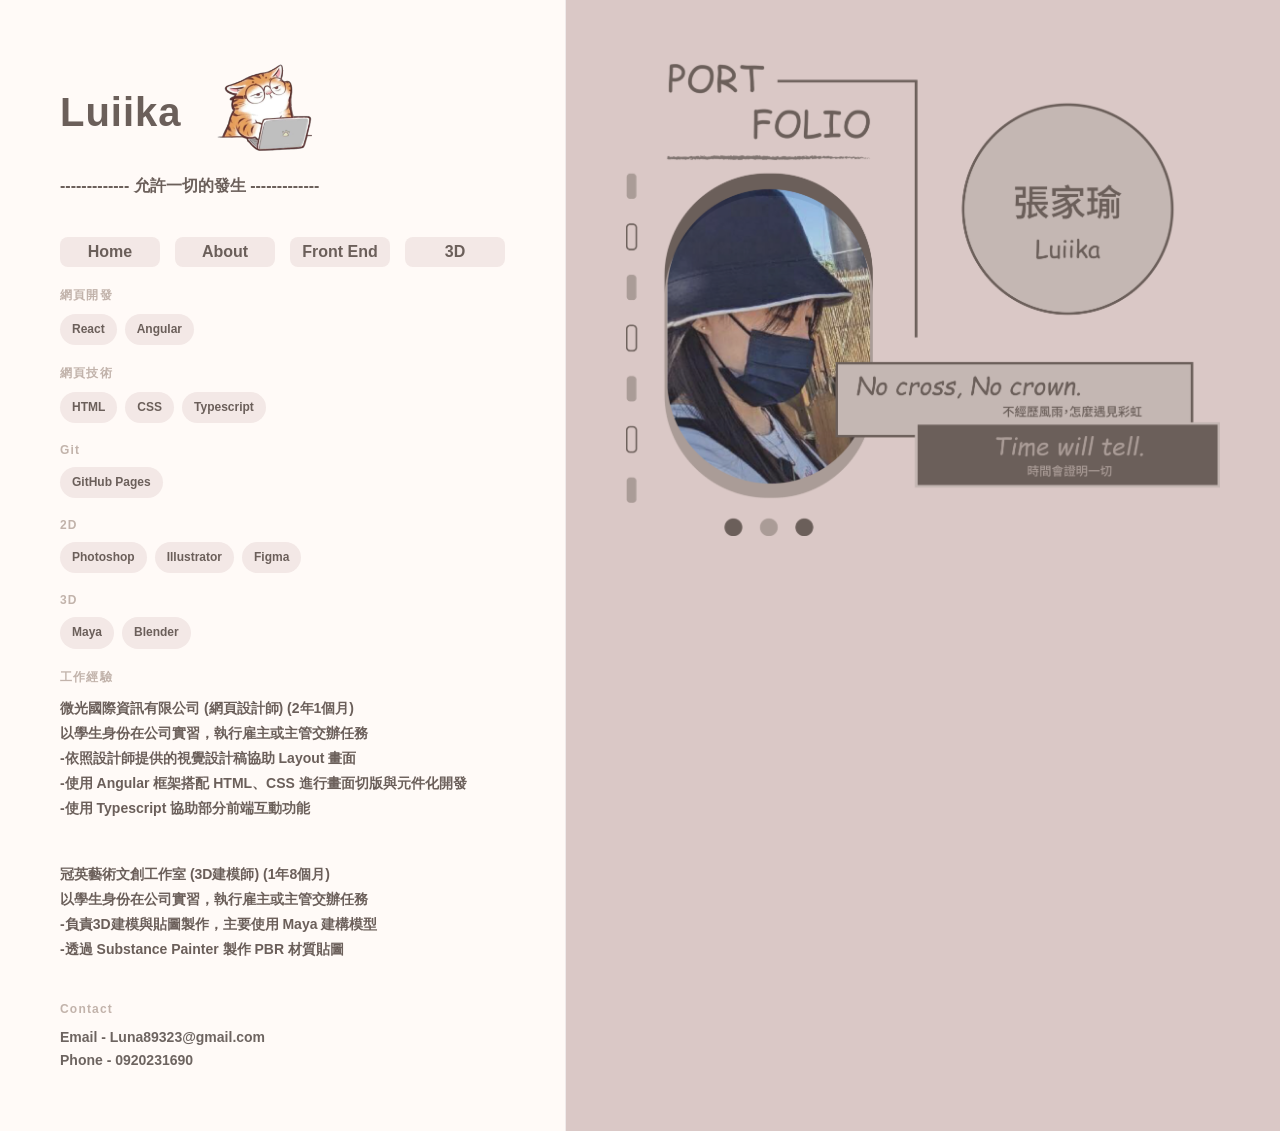
<file: index.html>
<!DOCTYPE html>
<html lang="zh-TW">
    <head>
        <meta charset="UTF-8">
        <title>作品集</title>
        <link rel="stylesheet" href="style.css">
    </head>
    <body>

        <div class="container">
            <!-- 左側 -->
            <aside class="sidebar">

                <div class="name">
                    <h1>Luiika</h1>
                    <img src="images/cat.png">
                </div>
                <p class="motto">------------- 允許一切的發生 -------------</p>

                <!-- 導覽 -->
               <nav>
                    <a href="index.html">Home</a>
                    <a href="about.html">About</a>
                    <a href="projects.html">Front End</a>
                    <a href="projects.html">3D</a>
                </nav>


                <!-- 技能 -->
                <div class="skill-category">
                    <p class="label">網頁開發</p>
                    <div class="skills">
                        <span>React</span>
                        <span>Angular</span>
                    </div>    
                </div>
             
                <div class="skill-category">
                    <p class="label">網頁技術</p>
                    <div class="skills">
                        <span>HTML</span>
                        <span>CSS</span>
                        <span>Typescript</span>  
                    </div>                      
                </div>

                <div class="skill-category">
                    <p class="label">Git</p>
                    <div class="skills">
                        <span>GitHub Pages</span>  
                    </div>                       
                </div>

                <div class="skill-category">
                    <p class="label">2D</p>
                    <div class="skills">
                        <span>Photoshop</span>
                        <span>Illustrator</span>
                        <span>Figma</span>
                    </div>
                </div>
               
                <div class="skill-category">
                    <p class="label">3D</p>
                    <div class="skills">
                        <span>Maya</span>
                        <span>Blender</span>   
                    </div>
                </div> 
                
                <!-- 工作經歷 -->
                <p class="label">工作經驗</p>
                <p class="work-intro">
                    微光國際資訊有限公司 (網頁設計師) (2年1個月)<br>
                    以學生身份在公司實習，執行雇主或主管交辦任務<br>
                    -依照設計師提供的視覺設計稿協助 Layout 畫面<br>
                    -使用 Angular 框架搭配 HTML、CSS 進行畫面切版與元件化開發<br>
                    -使用 Typescript 協助部分前端互動功能<br>
                </p>
                <p class="work-intro">
                    冠英藝術文創工作室 (3D建模師) (1年8個月)<br>
                    以學生身份在公司實習，執行雇主或主管交辦任務<br>
                    -負責3D建模與貼圖製作，主要使用 Maya 建構模型<br>
                    -透過 Substance Painter 製作 PBR 材質貼圖<br>
                </p>

                <!-- 聯絡 -->
                <div class="sidebar-section">
                    <p class="label">Contact</p>
                    <p class="contact">
                       Email - Luna89323@gmail.com<br>
                       Phone - 0920231690<br>
                    </p>
                </div>

            </aside>

            <!-- ------------------------------------------------------------- -->

            <!-- 右側 -->
            <main class="content-me">


                    <div class="me">
                        <img src="images/me.png" alt="">
            
                    </div>

            

               
            </main>

        </div>

    </body>

</html>
</file>
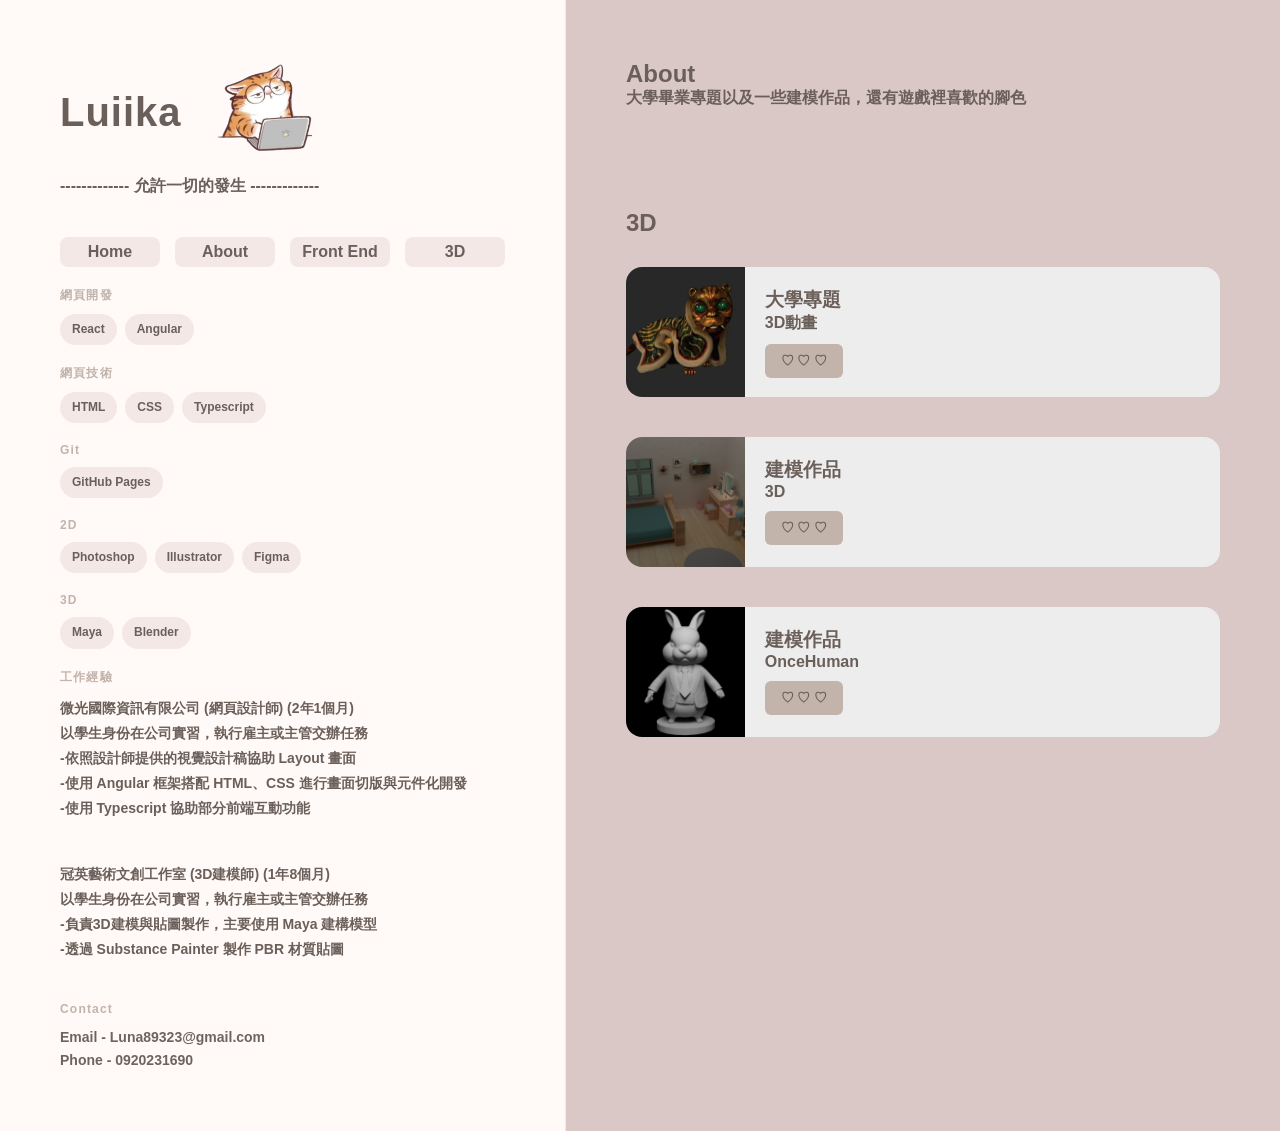
<file: 3Dprojects .html>
<!DOCTYPE html>
<html lang="zh-TW">

<head>
    <meta charset="UTF-8">
    <title>作品集</title>
    <link rel="stylesheet" href="style.css">
</head>

<body>

    <div class="container">
        <!-- 左側 -->
        <aside class="sidebar">

            <div class="name">
                <h1>Luiika</h1>
                <img src="images/cat.png">
            </div>
            <p class="motto">------------- 允許一切的發生 -------------</p>

            <!-- 導覽 -->
            <nav>
                <a href="index.html">Home</a>
                <a href="about.html">About</a>
                <a href="projects.html">Front End</a>
                <a href="3Dprojects .html">3D</a>
            </nav>

            <!-- 技能 -->
            <div class="skill-category">
                <p class="label">網頁開發</p>
                <div class="skills">
                    <span>React</span>
                    <span>Angular</span>

                </div>
            </div>

            <div class="skill-category">
                <p class="label">網頁技術</p>
                <div class="skills">
                    <span>HTML</span>
                    <span>CSS</span>
                    <span>Typescript</span>
                </div>
            </div>

            <div class="skill-category">
                <p class="label">Git</p>
                <div class="skills">
                    <span>GitHub Pages</span>
                </div>
            </div>

            <div class="skill-category">
                <p class="label">2D</p>
                <div class="skills">
                    <span>Photoshop</span>
                    <span>Illustrator</span>
                    <span>Figma</span>
                </div>
            </div>
            <div class="skill-category">
                <p class="label">3D</p>
                <div class="skills">
                    <span>Maya</span>
                    <span>Blender</span>
                </div>
            </div>

            <!-- 小介紹 -->
            <p class="label">工作經驗</p>
            <p class="work-intro">
                微光國際資訊有限公司 (網頁設計師) (2年1個月)<br>
                以學生身份在公司實習，執行雇主或主管交辦任務<br>
                -依照設計師提供的視覺設計稿協助 Layout 畫面<br>
                -使用 Angular 框架搭配 HTML、CSS 進行畫面切版與元件化開發<br>
                -使用 Typescript 協助部分前端互動功能<br>
            </p>
            <p class="work-intro">
                冠英藝術文創工作室 (3D建模師) (1年8個月)<br>
                以學生身份在公司實習，執行雇主或主管交辦任務<br>
                -負責3D建模與貼圖製作，主要使用 Maya 建構模型<br>
                -透過 Substance Painter 製作 PBR 材質貼圖<br>
            </p>

            <!-- 聯絡 -->
            <div class="sidebar-section">
                <p class="label">Contact</p>
                <p class="contact">
                    Email - Luna89323@gmail.com<br>
                    Phone - 0920231690<br>
                </p>
            </div>


        </aside>

        <!-- ------------------------------------------------------------- -->

        <!-- 右側 -->
        <main class="content">

            <section id="about" class="fade-in">
                <h2>About</h2>
                <p>
                     大學畢業專題以及一些建模作品，還有遊戲裡喜歡的腳色
                </p>
            </section>

            <section id="projects">

                <h2 class="fade-in">3D</h2>

                <div class="project fade-in">
                    <img src="images/tiger.jpg" alt="">
                    <div>
                        <h3>大學專題</h3>
                        <p>3D動畫</p>
                        <a href="https://yuna153.github.io/posts/3dtopics/" target="_blank">
                            <button>♡ ♡ ♡</button>
                        </a>
                    </div>
                </div>

                <div class="project fade-in">
                    <img src="images/room.png" alt="">
                    <div>
                        <h3>建模作品</h3>
                        <p>3D</p>
                        <a href="https://yuna153.github.io/posts/3d/" target="_blank">
                            <button>♡ ♡ ♡</button>
                        </a>
                    </div>
                </div>

                <div class="project fade-in">
                    <img src="images/R_F.jpg" alt="">
                    <div>
                        <h3>建模作品</h3>
                        <p>OnceHuman</p>

                         <a href="oncehuman.html" target="_blank">
                            <button>♡ ♡ ♡</button>
                        </a>
                    </div>
                </div>
            </section>

        </main>


    </div>

</body>
</file>
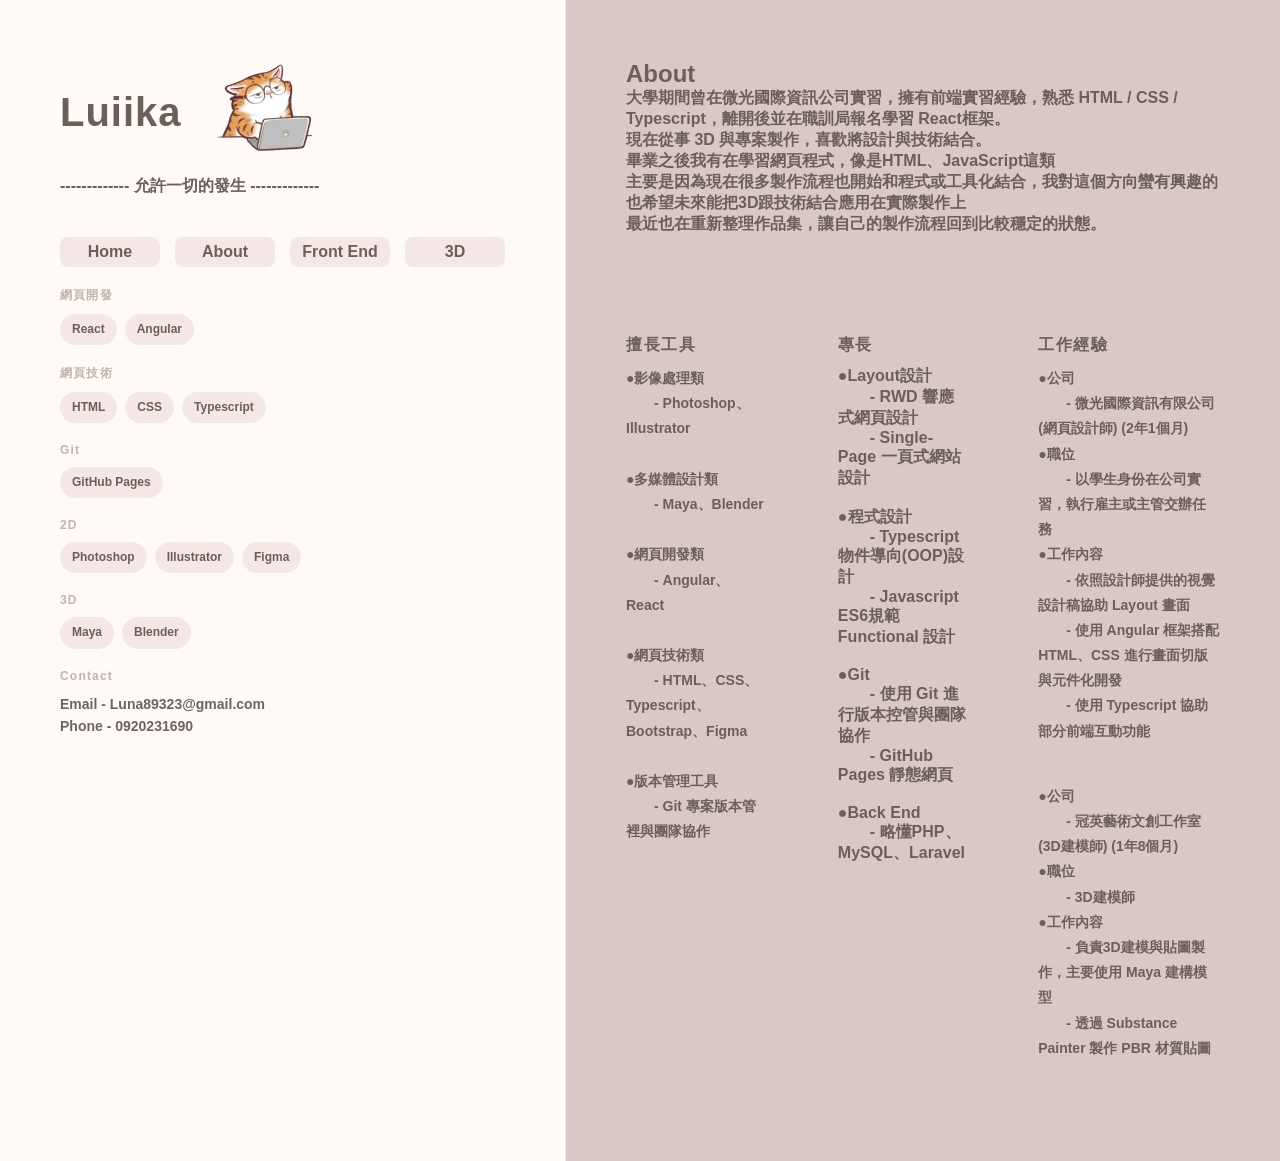
<file: about.html>
<!DOCTYPE html>
<html lang="zh-TW">

<head>
    <meta charset="UTF-8">
    <title>作品集</title>
    <link rel="stylesheet" href="style.css">
</head>

<body>

    <div class="container">
        <!-- 左側 -->
        <aside class="sidebar">

            <div class="name">
                <h1>Luiika</h1>
                <img src="images/cat.png">
            </div>
            <p class="motto">------------- 允許一切的發生 -------------</p>

            <!-- 導覽 -->
            <nav>
                <a href="index.html">Home</a>
                <a href="about.html">About</a>
                <a href="projects.html">Front End</a>
                <a href="projects.html">3D</a>
            </nav>

            <!-- 技能 -->
            <div class="skills-group">

                <div class="skill-category">
                    <p class="label">網頁開發</p>
                    <div class="skills">
                        <span>React</span>
                        <span>Angular</span>

                    </div>
                </div>


                <div class="skill-category">
                    <p class="label">網頁技術</p>
                    <div class="skills">
                        <span>HTML</span>
                        <span>CSS</span>
                        <span>Typescript</span>
                    </div>
                </div>



                <div class="skill-category">
                    <p class="label">Git</p>
                    <div class="skills">
                        <span>GitHub Pages</span>
                    </div>
                </div>

                <div class="skill-category">
                    <p class="label">2D</p>
                    <div class="skills">
                        <span>Photoshop</span>
                        <span>Illustrator</span>
                        <span>Figma</span>
                    </div>
                </div>
                <div class="skill-category">
                    <p class="label">3D</p>
                    <div class="skills">
                        <span>Maya</span>
                        <span>Blender</span>
                    </div>
                </div>
                <!-- 聯絡 -->
                <div class="sidebar-section">
                    <p class="label">Contact</p>
                    <p class="contact">
                        Email - Luna89323@gmail.com<br>
                        Phone - 0920231690<br>
                    </p>
                </div>
            </div>
        </aside>

        <!-- ------------------------------------------------------------- -->

        <!-- 右側 -->
        <main class="content">

            <section id="" class="about">
                <h2>About</h2>
                <p>
                    大學期間曾在微光國際資訊公司實習，擁有前端實習經驗，熟悉 HTML / CSS / Typescript，離開後並在職訓局報名學習 React框架。<br>
                    現在從事 3D 與專案製作，喜歡將設計與技術結合。<br>
                    畢業之後我有在學習網頁程式，像是HTML、JavaScript這類<br>
                    主要是因為現在很多製作流程也開始和程式或工具化結合，我對這個方向蠻有興趣的<br>
                    也希望未來能把3D跟技術結合應用在實際製作上<br>
                    最近也在重新整理作品集，讓自己的製作流程回到比較穩定的狀態。
                </p>
            </section>

            <!-- 工作經歷 -->
            <div class="work-group">
                <div>
                    <p class="work-label">擅長工具</p>
                    <p class="work-intro">
                        ●影像處理類<br>
                        &emsp;&emsp;- Photoshop、Illustrator<br><br>

                        ●多媒體設計類<br>
                        &emsp;&emsp;- Maya、Blender<br><br>

                        ●網頁開發類<br>
                        &emsp;&emsp;- Angular、React<br><br>

                        ●網頁技術類<br>
                        &emsp;&emsp;- HTML、CSS、Typescript、Bootstrap、Figma<br><br>

                        ●版本管理工具<br>
                        &emsp;&emsp;- Git 專案版本管裡與團隊協作<br><br>

                </div>
                <div class="work">
                    <p class="work-label">專長</p>
                    ●Layout設計<br>
                    &emsp;&emsp;- RWD 響應式網頁設計<br>
                    &emsp;&emsp;- Single-Page 一頁式網站設計<br><br>

                    ●程式設計<br>
                    &emsp;&emsp;- Typescript 物件導向(OOP)設計<br>
                    &emsp;&emsp;- Javascript ES6規範 Functional 設計<br><br>


                    ●Git<br>
                    &emsp;&emsp;- 使用 Git 進行版本控管與團隊協作<br>
                    &emsp;&emsp;- GitHub Pages 靜態網頁<br><br>

                    ●Back End<br>
                    &emsp;&emsp;- 略懂PHP、MySQL、Laravel<br>
                    </p>
                </div>
                <div class="work">
                    <p class="work-label">工作經驗</p>
                    <p class="work-intro">
                        ●公司<br>
                        &emsp;&emsp;- 微光國際資訊有限公司 (網頁設計師) (2年1個月)<br>

                        ●職位<br>
                        &emsp;&emsp;- 以學生身份在公司實習，執行雇主或主管交辦任務<br>

                        ●工作內容<br>
                        &emsp;&emsp;- 依照設計師提供的視覺設計稿協助 Layout 畫面<br>
                        &emsp;&emsp;- 使用 Angular 框架搭配 HTML、CSS 進行畫面切版與元件化開發<br>
                        &emsp;&emsp;- 使用 Typescript 協助部分前端互動功能<br>
                    </p>
                    <p class="work-intro">
                        ●公司<br>
                        &emsp;&emsp;- 冠英藝術文創工作室 (3D建模師) (1年8個月)<br>

                        ●職位<br>
                        &emsp;&emsp;- 3D建模師<br>

                        ●工作內容<br>
                        &emsp;&emsp;- 負責3D建模與貼圖製作，主要使用 Maya 建構模型<br>
                        &emsp;&emsp;- 透過 Substance Painter 製作 PBR 材質貼圖<br>
                    </p>
                </div>

            </div>



        </main>

    </div>

    <!-- <script src="script.js"></script> -->

</body>

</html>
</file>
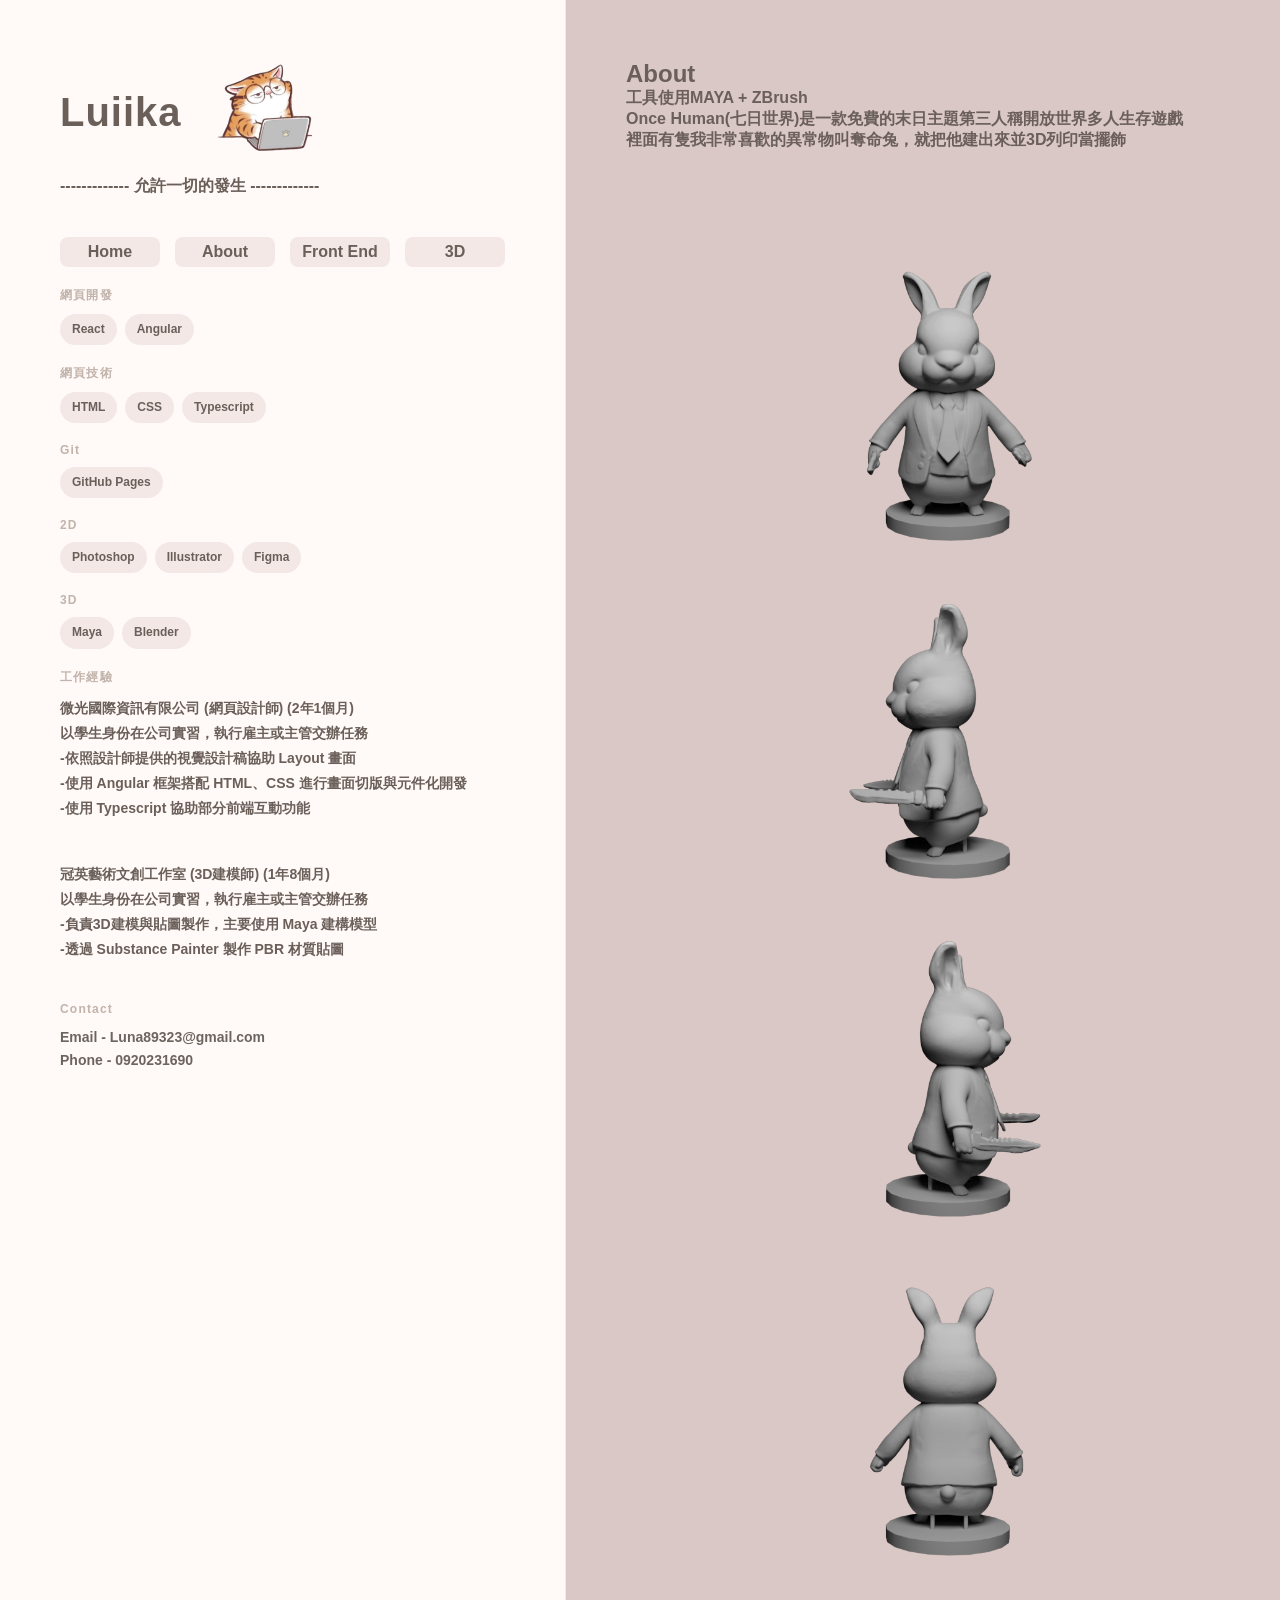
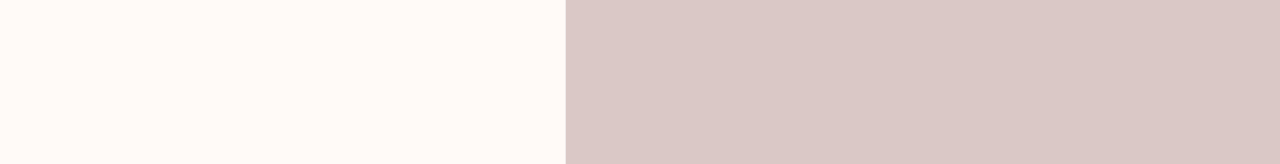
<file: oncehuman.html>
<!DOCTYPE html>
<html lang="zh-TW">

<head>
    <meta charset="UTF-8">
    <title>作品集</title>
    <link rel="stylesheet" href="style.css">
</head>

<body>

    <div class="container">
        <!-- 左側 -->
        <aside class="sidebar">

            <div class="name">
                <h1>Luiika</h1>
                <img src="images/cat.png">
            </div>
            <p class="motto">------------- 允許一切的發生 -------------</p>

            <!-- 導覽 -->
            <nav>
                <a href="index.html">Home</a>
                <a href="about.html">About</a>
                <a href="projects.html">Front End</a>
                <a href="3Dprojects .html">3D</a>
            </nav>

            <!-- 技能 -->
            <div class="skill-category">
                <p class="label">網頁開發</p>
                <div class="skills">
                    <span>React</span>
                    <span>Angular</span>

                </div>
            </div>

            <div class="skill-category">
                <p class="label">網頁技術</p>
                <div class="skills">
                    <span>HTML</span>
                    <span>CSS</span>
                    <span>Typescript</span>
                </div>
            </div>

            <div class="skill-category">
                <p class="label">Git</p>
                <div class="skills">
                    <span>GitHub Pages</span>
                </div>
            </div>

            <div class="skill-category">
                <p class="label">2D</p>
                <div class="skills">
                    <span>Photoshop</span>
                    <span>Illustrator</span>
                    <span>Figma</span>
                </div>
            </div>
            <div class="skill-category">
                <p class="label">3D</p>
                <div class="skills">
                    <span>Maya</span>
                    <span>Blender</span>
                </div>
            </div>

            <!-- 小介紹 -->
            <p class="label">工作經驗</p>
            <p class="work-intro">
                微光國際資訊有限公司 (網頁設計師) (2年1個月)<br>
                以學生身份在公司實習，執行雇主或主管交辦任務<br>
                -依照設計師提供的視覺設計稿協助 Layout 畫面<br>
                -使用 Angular 框架搭配 HTML、CSS 進行畫面切版與元件化開發<br>
                -使用 Typescript 協助部分前端互動功能<br>
            </p>
            <p class="work-intro">
                冠英藝術文創工作室 (3D建模師) (1年8個月)<br>
                以學生身份在公司實習，執行雇主或主管交辦任務<br>
                -負責3D建模與貼圖製作，主要使用 Maya 建構模型<br>
                -透過 Substance Painter 製作 PBR 材質貼圖<br>
            </p>

            <!-- 聯絡 -->
            <div class="sidebar-section">
                <p class="label">Contact</p>
                <p class="contact">
                    Email - Luna89323@gmail.com<br>
                    Phone - 0920231690<br>
                </p>
            </div>


        </aside>

        <!-- ------------------------------------------------------------- -->

        <!-- 右側 -->
        <main class="content">

            <section id="about" class="fade-in">
                <h2>About</h2>
                <p>
                    工具使用MAYA + ZBrush<br>
                    Once Human(七日世界)是一款免費的末日主題第三人稱開放世界多人生存遊戲<br>
                    裡面有隻我非常喜歡的異常物叫奪命兔，就把他建出來並3D列印當擺飾<br>
                    
                </p>
            </section>

            <section id="projects">


                <div class="rabbit">
                    <img src="images/R_F.png" alt="">
                    <img src="images/R_R.png" alt="">
                    <img src="images/R_L.png" alt="">
                    <img src="images/R_B.png" alt="">
                </div>
            </section>

        </main>


    </div>

</body>
</file>
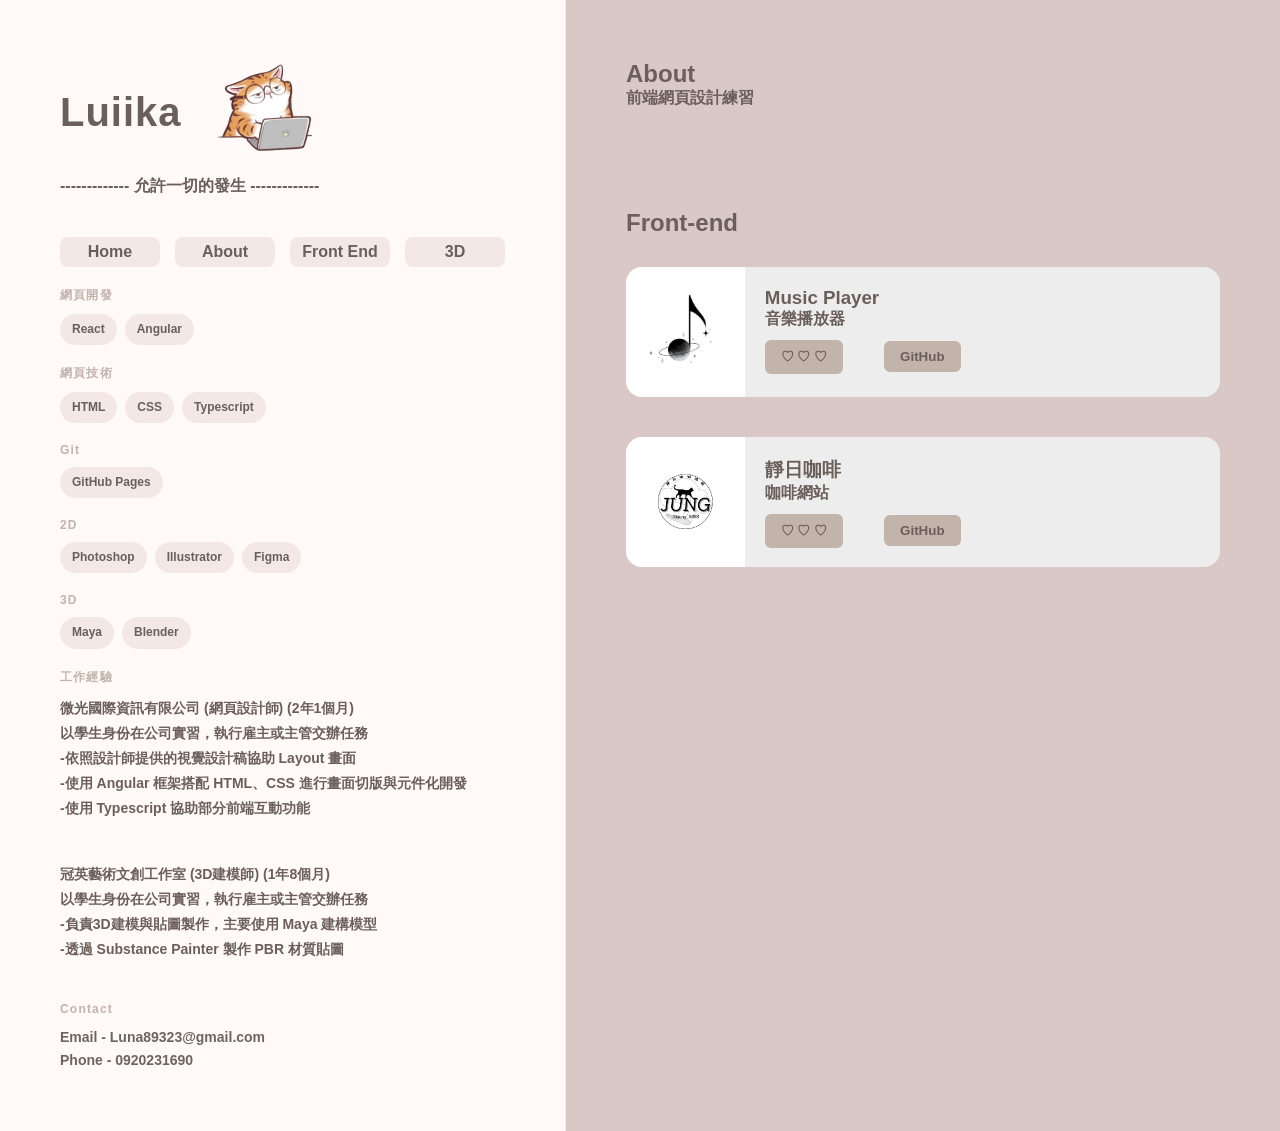
<file: projects.html>
<!DOCTYPE html>
<html lang="zh-TW">

<head>
    <meta charset="UTF-8">
    <title>作品集</title>
    <link rel="stylesheet" href="style.css">
</head>

<body>

    <div class="container">
        <!-- 左側 -->
        <aside class="sidebar">

            <div class="name">
                <h1>Luiika</h1>
                <img src="images/cat.png">
            </div>
            <p class="motto">------------- 允許一切的發生 -------------</p>

            <!-- 導覽 -->
            <nav>
                <a href="index.html">Home</a>
                <a href="about.html">About</a>
                <a href="projects.html">Front End</a>
                <a href="3Dprojects .html">3D</a>
            </nav>

            <!-- 技能 -->
            <div class="skill-category">
                <p class="label">網頁開發</p>
                <div class="skills">
                    <span>React</span>
                    <span>Angular</span>

                </div>
            </div>

            <div class="skill-category">
                <p class="label">網頁技術</p>
                <div class="skills">
                    <span>HTML</span>
                    <span>CSS</span>
                    <span>Typescript</span>
                </div>
            </div>

            <div class="skill-category">
                <p class="label">Git</p>
                <div class="skills">
                    <span>GitHub Pages</span>
                </div>
            </div>

            <div class="skill-category">
                <p class="label">2D</p>
                <div class="skills">
                    <span>Photoshop</span>
                    <span>Illustrator</span>
                    <span>Figma</span>
                </div>
            </div>
            <div class="skill-category">
                <p class="label">3D</p>
                <div class="skills">
                    <span>Maya</span>
                    <span>Blender</span>
                </div>
            </div>

            <!-- 小介紹 -->
            <p class="label">工作經驗</p>
            <p class="work-intro">
                微光國際資訊有限公司 (網頁設計師) (2年1個月)<br>
                以學生身份在公司實習，執行雇主或主管交辦任務<br>
                -依照設計師提供的視覺設計稿協助 Layout 畫面<br>
                -使用 Angular 框架搭配 HTML、CSS 進行畫面切版與元件化開發<br>
                -使用 Typescript 協助部分前端互動功能<br>
            </p>
            <p class="work-intro">
                冠英藝術文創工作室 (3D建模師) (1年8個月)<br>
                以學生身份在公司實習，執行雇主或主管交辦任務<br>
                -負責3D建模與貼圖製作，主要使用 Maya 建構模型<br>
                -透過 Substance Painter 製作 PBR 材質貼圖<br>
            </p>

            <!-- 聯絡 -->
            <div class="sidebar-section">
                <p class="label">Contact</p>
                <p class="contact">
                    Email - Luna89323@gmail.com<br>
                    Phone - 0920231690<br>
                </p>
            </div>


        </aside>

        <!-- ------------------------------------------------------------- -->

        <!-- 右側 -->
        <main class="content">

            <section id="" class="about">
                <h2>About</h2>
                <p>
                    前端網頁設計練習
                </p>
            </section>

            <section id="projects">

                <h2 class="fade-in">Front-end</h2>

                <div class="project fade-in">
                    <img src="images/music.jpg" alt="">
                    <div>
                        <h3>Music Player</h3>
                        <p>音樂播放器</p>
                        <a href="https://yuna153.github.io/musicplayer/" target="_blank">
                            <button>♡ ♡ ♡</button>
                        </a>
                        &emsp;&emsp;
                        <a href="https://github.com/yuna153/musicplayer.git/" target="_blank">
                            <button>GitHub</button>
                        </a>
                        
                    </div>
                </div>

                <div class="project fade-in">
                    <img src="images/jung.jpg" alt="">
                    <div>
                        <h3>靜日咖啡</h3>
                        <p>咖啡網站</p>
                        <a href=" https://jung724.github.io/" target="_blank">
                            <button>♡ ♡ ♡</button>
                        </a>
                        &emsp;&emsp;
                        <a href=" https://github.com/jung724/jung724.github.io.git/" target="_blank">
                            <button>GitHub</button>
                        </a>
                    </div>
                </div>
            </section>

        </main>

    </div>

</body>

</html>
</file>
<file: style.css>
/* 基本重置樣式 */
* {
  margin: 0;
  padding: 0;
  box-sizing: border-box;
  font-family: Arial, Helvetica, sans-serif;
  font-weight: bold;
}

body {}

.container {
  display: flex;
  width: 100%;
  min-height: 100vh;
}

/* 左側 */
.sidebar {
  /* position: sticky; */
  top: 0;
  padding: 60px;
  background: #fffaf7;
  border-right: 1px solid #f0eaea;
}

.sidebar h1 {
  color: #6b5f5a;
  font-size: 40px;
  letter-spacing: 1px;
}

.sidebar nav {
  margin: 20px 0px 20px 0px;
  display: flex;
  flex-direction: row;
  gap: 15px;
}

.sidebar a {
  width: 100px;
  text-align: center;
  text-decoration: none;
  background: #f3e8e6;
  color: #6b5f5a;
  border-radius: 8px;
  transition: 0.3s;
  padding: 6px 12px;
}

.sidebar a:hover {
  background: #ffebe1;
  color: #e6a4a4;
}

/* 名字 */
.name {
  display: flex;
  text-align: center;
}

.name img {
  /* background: #e6a4a4; */
  width: 100px;
  margin-left: 30PX;
}

.name h1 {
  /* background: #e6a4a4; */
  margin-top: 30px;
}

/* 座右銘 */
.motto {
  color: #6b5f5a;
  padding: 20px 0px 20px 0px;
}

/* 技能 */
.label {
  font-size: 12px;
  color: #c2b3ab;
  margin-bottom: 10px;
  letter-spacing: 0.1em;
}

.skill-category {
  margin-bottom: 20px;
}

/* 技能小標題 */
.label {
  font-size: 12px;
  color: #c2b3ab;
  margin-bottom: 10px;
  letter-spacing: 0.1em;
}

/* 技能 */
.skills {
  display: flex;
  flex-wrap: wrap;
  gap: 8px;
  font-size: 14px;
  color: #6d6460;
  line-height: 1.6;
}

/* 每個標籤 */
.skills span {
  font-size: 12px;
  padding: 6px 12px;
  border-radius: 20px;
  background: #f3e8e6;
  /* 淡粉米色 */
  color: #6b5f5a;
  transition: 0.3s;
}

.skills span:hover {
  background: #dac8c6;
  transform: translateY(-2px);
}



/* 聯絡 */
.contact {
  font-size: 14px;
  color: #6d6460;
  line-height: 1.6;
}

/* ------------------------------------------------------------ */

/* 右側 */
.content {
  background: #dac8c6;
  color: #6b5f5a;
  width: 100%;
  padding: 60px;
  
}

section {
  margin-bottom: 100px;
}

.about {
  color: #6b5f5a;
}


/* 工作經歷 */
.work-group {
  display: flex;
  /* justify-content: center; */
}

.work {
  margin-left: 8vh;
}

.work-label {
  color: #6b5f5a;
  margin-bottom: 10px;
  letter-spacing: 0.1em;
}

.work-intro {
  font-size: 14px;
  color: #6b5f5a;
  line-height: 1.8;
  margin-bottom: 40px;
}

/* project 卡片 */
.project {
  display: flex;
  width: 100%;
  height: 130px;
  margin-top: 30px;
  margin-bottom: 40px;
  background: rgb(237, 237, 237);
  border-radius: 16px;
  overflow: hidden;
  transition: 0.3s;
}

.project:hover {
  transform: scale(1.02);
}

.project img {
  width: 20%;
  object-fit: cover;
}

.project div {
  padding: 20px;
}

.project a{
  text-decoration: none;
}

/* button */
button {
  margin-top: 10px;
  padding: 8px 16px;
  border: none;
  background: #c2b3ab;
  border-radius: 6px;
  cursor: pointer;
  color: #6b5f5a;
}

button:hover {
  background: #dfcdc4;
  color: #6b5f5a;
  
}

.content-me {
  display: block;
  justify-items: center;
  background: #dac8c6;
  color: #6b5f5a;
  width: 100%;
  padding: 60px;
}

/* 動畫 */
/* .fade-in {
  opacity: 0;
  transform: translateY(30px);
  transition: 0.6s;
}

.fade-in.show {
  opacity: 1;
  transform: translateY(0);
} */
@media (max-width: 900px) {
  .container {
    flex-direction: column;
    /* 左右變上下 */
  }

  .sidebar {
    width: 100%;
    height: auto;
    padding: 40px 20px;
    border-right: none;
    border-bottom: 1px solid #f0eaea;
  }

  .content {
    width: 100%;
    padding: 40px 20px;
  }

  .project {
    flex-direction: column;
    /* 卡片圖片上下排 */
  }

  .project img {
    width: 100%;
    height: auto;
  }

  .sidebar nav {
    flex-direction: row;
    flex-wrap: wrap;
    gap: 10px;
  }

  .sidebar a {
    width: auto;
  }
}

img {
  max-width: 100%;
  height: auto;
}
</file>
